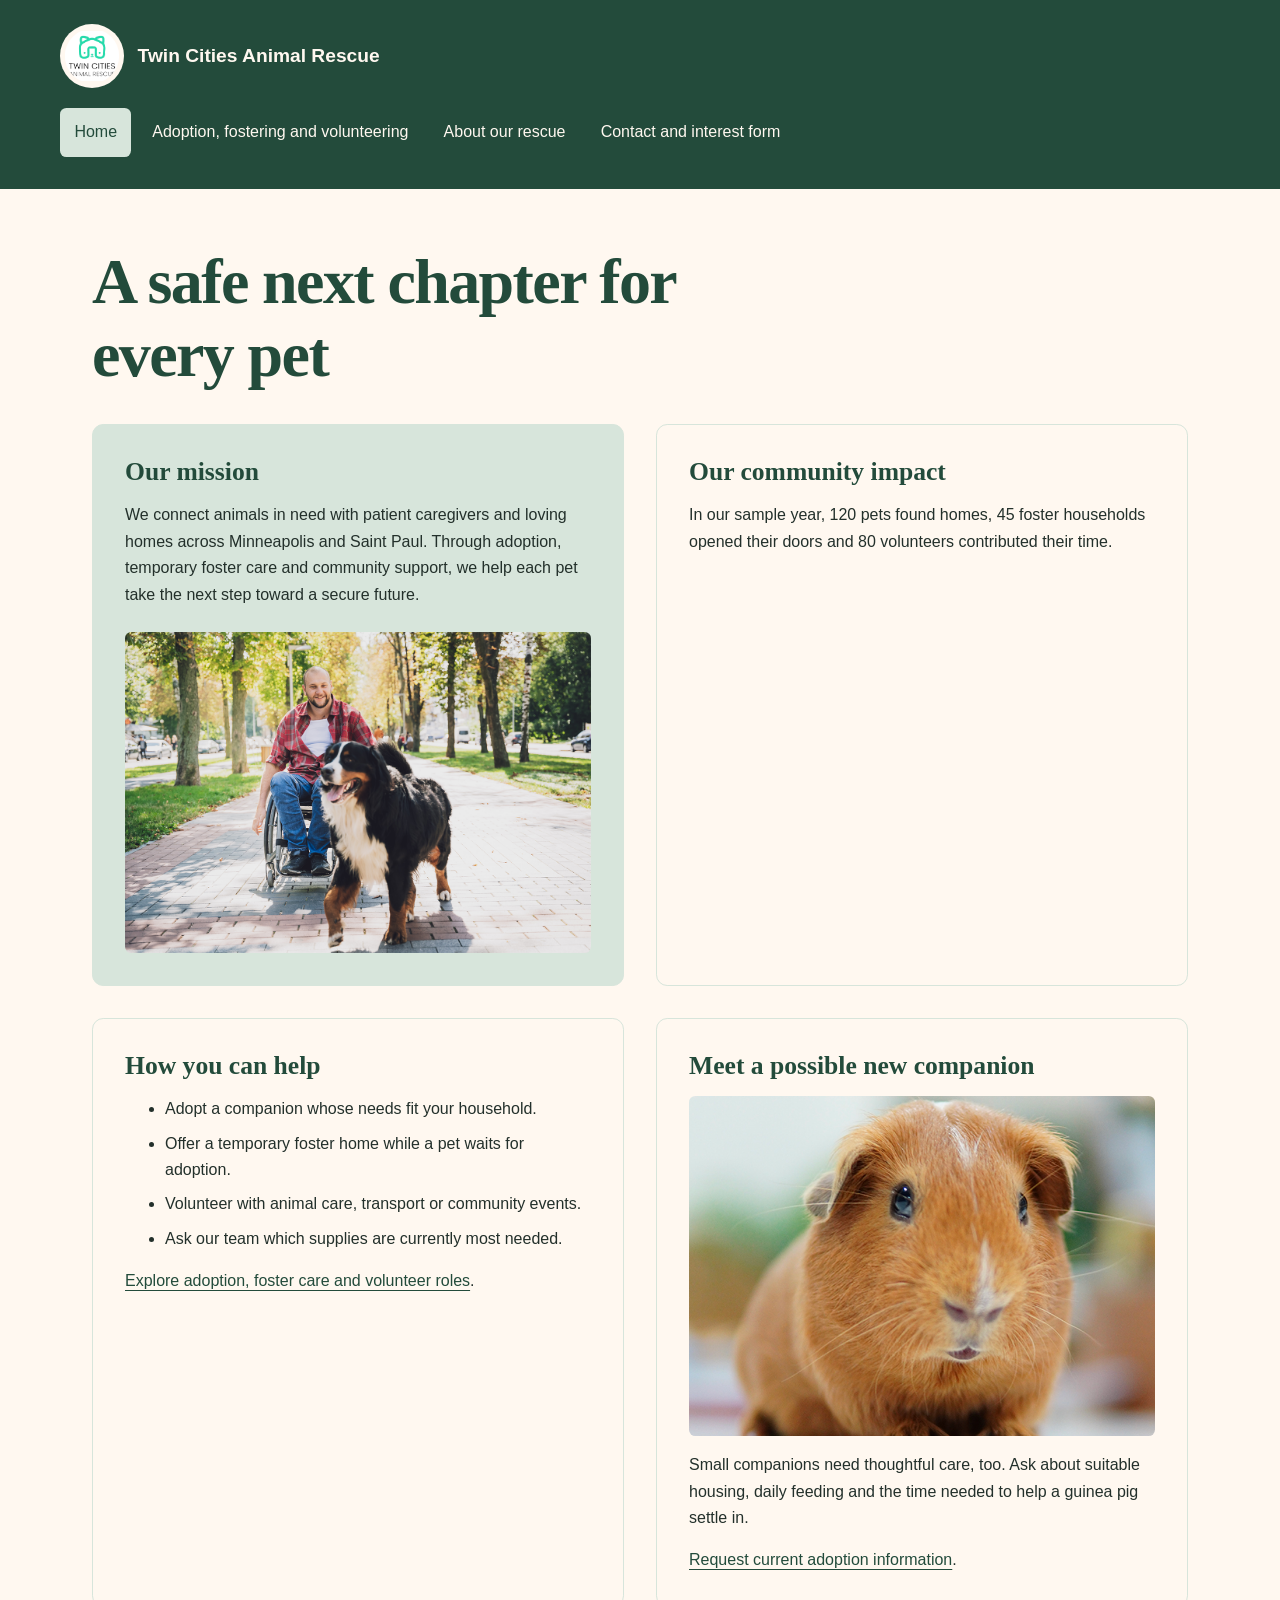
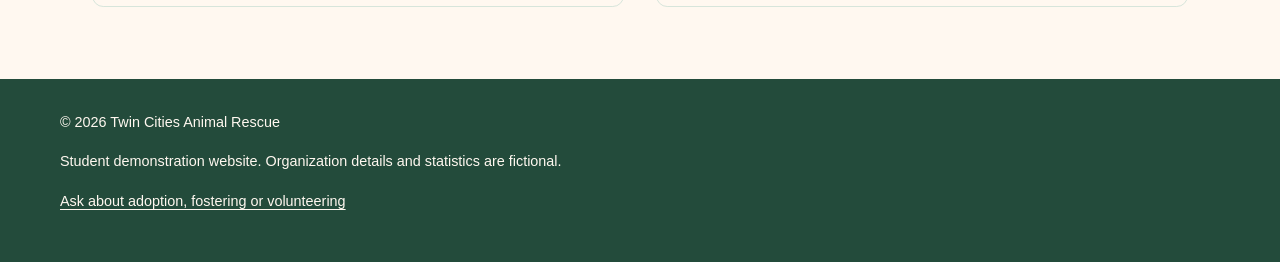
<file: index.html>
<!DOCTYPE html>
<html lang="en">
<head>
  <meta charset="utf-8">
  <meta name="viewport" content="width=device-width, initial-scale=1">
  <meta name="description" content="A safe next chapter for every pet at Twin Cities Animal Rescue.">
  <title>A safe next chapter for every pet | Twin Cities Animal Rescue</title>
  <link rel="stylesheet" href="styles.css">
</head>
<body class="page-index">
  <a class="skip-link" href="#main-content">Skip to main content</a>
  <header>
    <p class="brand"><img src="assets/rescue-logo_c.png" alt="" width="64" height="64">Twin Cities Animal Rescue</p>
    <nav aria-label="Main navigation">
      <ul>
        <li><a href="index.html" aria-current="page">Home</a></li>
        <li><a href="services.html">Adoption, fostering and volunteering</a></li>
        <li><a href="about.html">About our rescue</a></li>
        <li><a href="contact.html">Contact and interest form</a></li>
      </ul>
    </nav>
  </header>
  <main id="main-content">
    <h1>A safe next chapter for every pet</h1>
    <div class="sections">
    <section aria-labelledby="mission">
      <h2 id="mission">Our mission</h2>
      <p>We connect animals in need with patient caregivers and loving homes across Minneapolis and Saint Paul. Through adoption, temporary foster care and community support, we help each pet take the next step toward a secure future.</p>
      <picture>
        <source media="(min-width: 700px)" srcset="assets/rescue-feature-large_c.png">
        <img src="assets/rescue-feature-small_c.png" alt="A man using a wheelchair walks beside a large black and white dog on a park path.">
      </picture>
    </section>
    <section aria-labelledby="impact">
      <h2 id="impact">Our community impact</h2>
      <p>In our sample year, 120 pets found homes, 45 foster households opened their doors and 80 volunteers contributed their time.</p>
    </section>
    <section aria-labelledby="help">
      <h2 id="help">How you can help</h2>
      <ul>
        <li>Adopt a companion whose needs fit your household.</li>
        <li>Offer a temporary foster home while a pet waits for adoption.</li>
        <li>Volunteer with animal care, transport or community events.</li>
        <li>Ask our team which supplies are currently most needed.</li>
      </ul>
      <p><a href="services.html">Explore adoption, foster care and volunteer roles</a>.</p>
    </section>
    <section aria-labelledby="meet">
      <h2 id="meet">Meet a possible new companion</h2>
      <img src="assets/rescue-pet_c.png" alt="A golden brown guinea pig with a white stripe on its nose.">
      <p>Small companions need thoughtful care, too. Ask about suitable housing, daily feeding and the time needed to help a guinea pig settle in.</p>
      <p><a href="contact.html">Request current adoption information</a>.</p>
    </section>
    </div>
  </main>
  <footer>
    <p>&copy; 2026 Twin Cities Animal Rescue</p>
    <p>Student demonstration website. Organization details and statistics are fictional.</p>
    <p><a href="contact.html">Ask about adoption, fostering or volunteering</a></p>
  </footer>
</body>
</html>
</file>
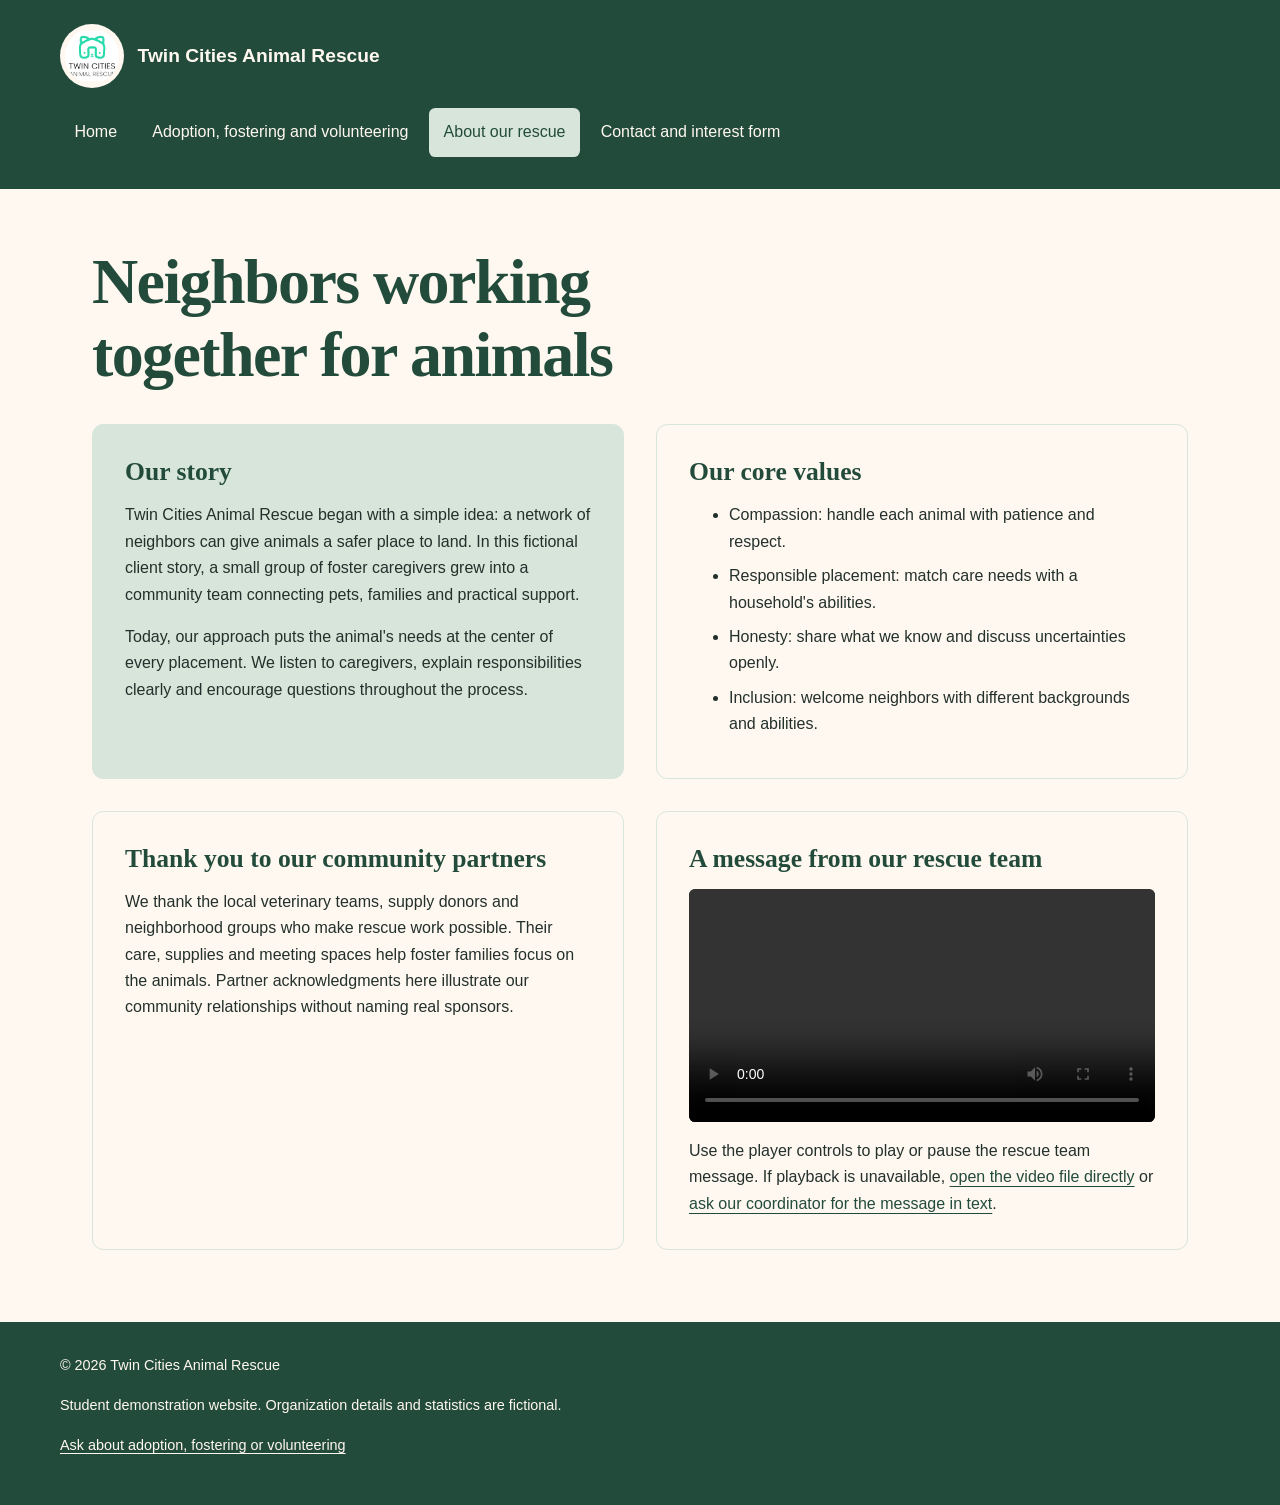
<file: about.html>
<!DOCTYPE html>
<html lang="en">
<head>
  <meta charset="utf-8">
  <meta name="viewport" content="width=device-width, initial-scale=1">
  <meta name="description" content="Neighbors working together for animals at Twin Cities Animal Rescue.">
  <title>Neighbors working together for animals | Twin Cities Animal Rescue</title>
  <link rel="stylesheet" href="styles.css">
</head>
<body class="page-about">
  <a class="skip-link" href="#main-content">Skip to main content</a>
  <header>
    <p class="brand"><img src="assets/rescue-logo_c.png" alt="" width="64" height="64">Twin Cities Animal Rescue</p>
    <nav aria-label="Main navigation">
      <ul>
        <li><a href="index.html">Home</a></li>
        <li><a href="services.html">Adoption, fostering and volunteering</a></li>
        <li><a href="about.html" aria-current="page">About our rescue</a></li>
        <li><a href="contact.html">Contact and interest form</a></li>
      </ul>
    </nav>
  </header>
  <main id="main-content">
    <h1>Neighbors working together for animals</h1>
    <div class="sections">
    <section aria-labelledby="story">
      <h2 id="story">Our story</h2>
      <p>Twin Cities Animal Rescue began with a simple idea: a network of neighbors can give animals a safer place to land. In this fictional client story, a small group of foster caregivers grew into a community team connecting pets, families and practical support.</p>
      <p>Today, our approach puts the animal's needs at the center of every placement. We listen to caregivers, explain responsibilities clearly and encourage questions throughout the process.</p>
    </section>
    <section aria-labelledby="values">
      <h2 id="values">Our core values</h2>
      <ul>
        <li>Compassion: handle each animal with patience and respect.</li>
        <li>Responsible placement: match care needs with a household's abilities.</li>
        <li>Honesty: share what we know and discuss uncertainties openly.</li>
        <li>Inclusion: welcome neighbors with different backgrounds and abilities.</li>
      </ul>
    </section>
    <section aria-labelledby="partners">
      <h2 id="partners">Thank you to our community partners</h2>
      <p>We thank the local veterinary teams, supply donors and neighborhood groups who make rescue work possible. Their care, supplies and meeting spaces help foster families focus on the animals. Partner acknowledgments here illustrate our community relationships without naming real sponsors.</p>
    </section>
    <section aria-labelledby="message">
      <h2 id="message">A message from our rescue team</h2>
      <video controls preload="metadata" aria-describedby="video-help">
        <source src="assets/rescue-message_c.mp4" type="video/mp4">
        <p>Your browser cannot play this video. <a href="assets/rescue-message_c.mp4">Download the rescue team video message</a>.</p>
      </video>
      <p id="video-help">Use the player controls to play or pause the rescue team message. If playback is unavailable, <a href="assets/rescue-message_c.mp4">open the video file directly</a> or <a href="contact.html">ask our coordinator for the message in text</a>.</p>
    </section>
    </div>
  </main>
  <footer>
    <p>&copy; 2026 Twin Cities Animal Rescue</p>
    <p>Student demonstration website. Organization details and statistics are fictional.</p>
    <p><a href="contact.html">Ask about adoption, fostering or volunteering</a></p>
  </footer>
</body>
</html>
</file>
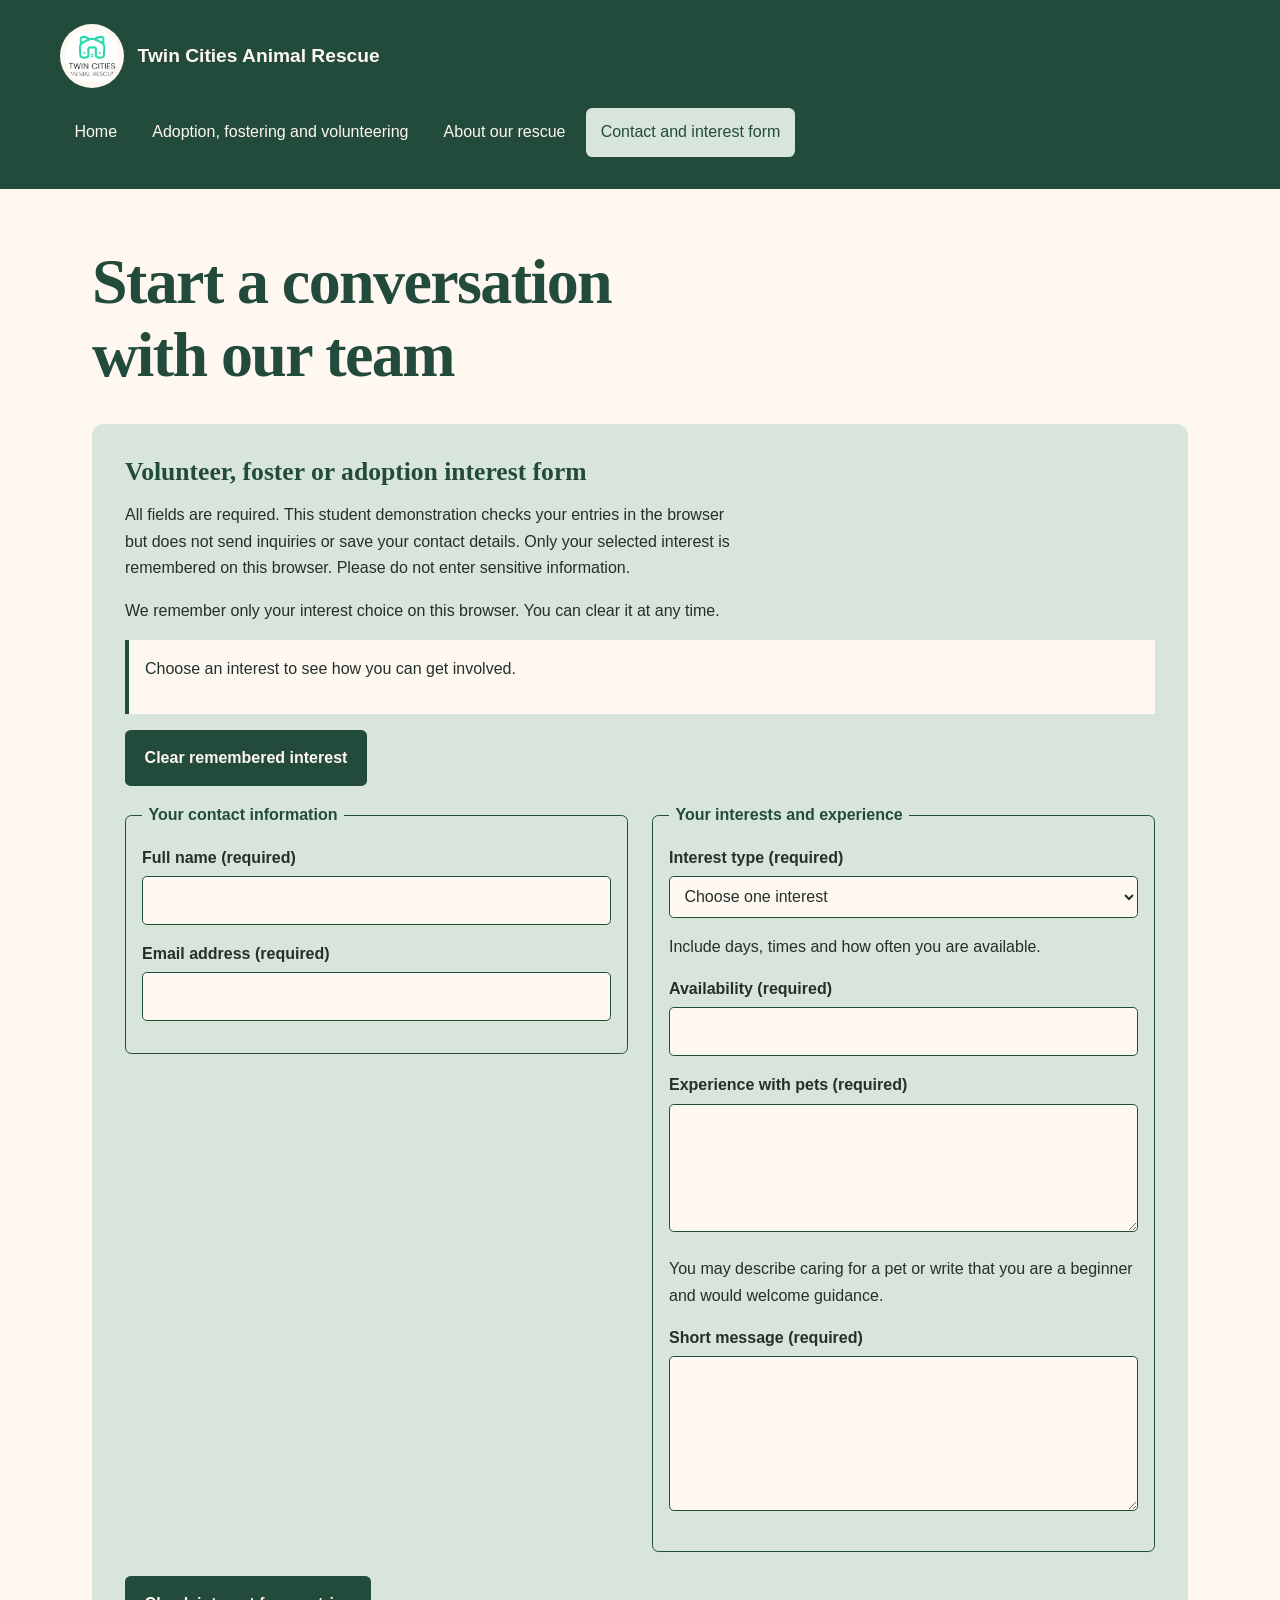
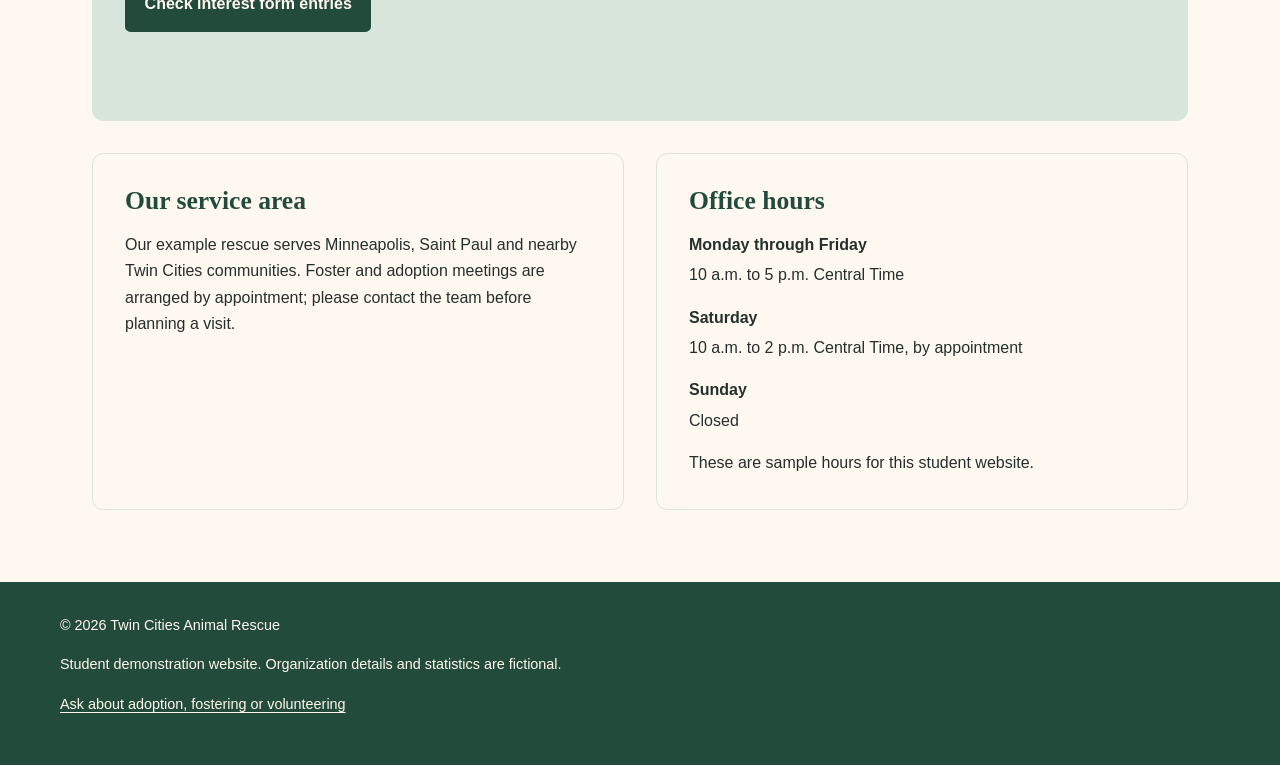
<file: contact.html>
<!DOCTYPE html>
<html lang="en">
<head>
  <meta charset="utf-8">
  <meta name="viewport" content="width=device-width, initial-scale=1">
  <meta name="description" content="Start a conversation with our team at Twin Cities Animal Rescue.">
  <title>Start a conversation with our team | Twin Cities Animal Rescue</title>
  <link rel="stylesheet" href="styles.css">
</head>
<body class="page-contact">
  <a class="skip-link" href="#main-content">Skip to main content</a>
  <header>
    <p class="brand"><img src="assets/rescue-logo_c.png" alt="" width="64" height="64">Twin Cities Animal Rescue</p>
    <nav aria-label="Main navigation">
      <ul>
        <li><a href="index.html">Home</a></li>
        <li><a href="services.html">Adoption, fostering and volunteering</a></li>
        <li><a href="about.html">About our rescue</a></li>
        <li><a href="contact.html" aria-current="page">Contact and interest form</a></li>
      </ul>
    </nav>
  </header>
  <main id="main-content">
    <h1>Start a conversation with our team</h1>
    <div class="sections">
    <section aria-labelledby="interest">
      <h2 id="interest">Volunteer, foster or adoption interest form</h2>
      <p id="form-help">All fields are required. This student demonstration checks your entries in the browser but does not send inquiries or save your contact details. Only your selected interest is remembered on this browser. Please do not enter sensitive information.</p>

      <p>We remember only your interest choice on this browser. You can clear it at any time.</p>
      <div id="program-details" class="program-details" aria-live="polite"></div>
      <p id="preference-status" role="status" aria-live="polite"></p>
      <button id="forget-preference" type="button">Clear remembered interest</button>
      <form action="contact.html" method="get" aria-describedby="form-help">
        <fieldset>
          <legend>Your contact information</legend>
          <p><label for="full-name">Full name (required)</label><br>
            <input id="full-name" name="full-name" type="text" autocomplete="name" required minlength="2" maxlength="100"></p>
          <p><label for="email">Email address (required)</label><br>
            <input id="email" name="email" type="email" autocomplete="email" required maxlength="254"></p>
        </fieldset>
        <fieldset>
          <legend>Your interests and experience</legend>
          <p><label for="interest-type">Interest type (required)</label><br>
            <select id="interest-type" name="interest-type" required>
              <option value="">Choose one interest</option>
              <option value="volunteer">Volunteering</option>
              <option value="foster">Fostering</option>
              <option value="adoption">Adoption information</option>
            </select></p>
          <p id="availability-help">Include days, times and how often you are available.</p>
          <p><label for="availability">Availability (required)</label><br>
            <input id="availability" name="availability" type="text" required minlength="5" maxlength="200" aria-describedby="availability-help"></p>
          <p><label for="experience">Experience with pets (required)</label><br>
            <textarea id="experience" name="experience" rows="4" cols="40" required minlength="10" maxlength="1000"></textarea></p>
          <p>You may describe caring for a pet or write that you are a beginner and would welcome guidance.</p>
          <p><label for="message">Short message (required)</label><br>
            <textarea id="message" name="message" rows="5" cols="40" required minlength="10" maxlength="1000"></textarea></p>
        </fieldset>
        <p><button type="submit">Check interest form entries</button></p>
        <p class="form-status" role="status" aria-live="polite"></p>
      </form>
    </section>
    <section aria-labelledby="area">
      <h2 id="area">Our service area</h2>
      <p>Our example rescue serves Minneapolis, Saint Paul and nearby Twin Cities communities. Foster and adoption meetings are arranged by appointment; please contact the team before planning a visit.</p>
    </section>
    <section aria-labelledby="hours">
      <h2 id="hours">Office hours</h2>
      <dl>
        <dt>Monday through Friday</dt><dd>10 a.m. to 5 p.m. Central Time</dd>
        <dt>Saturday</dt><dd>10 a.m. to 2 p.m. Central Time, by appointment</dd>
        <dt>Sunday</dt><dd>Closed</dd>
      </dl>
      <p>These are sample hours for this student website.</p>
    </section>
    </div>
  </main>
  <footer>
    <p>&copy; 2026 Twin Cities Animal Rescue</p>
    <p>Student demonstration website. Organization details and statistics are fictional.</p>
    <p><a href="contact.html">Ask about adoption, fostering or volunteering</a></p>
  </footer>
  <script src="interactivity.js" defer></script>
</body>
</html>
</file>
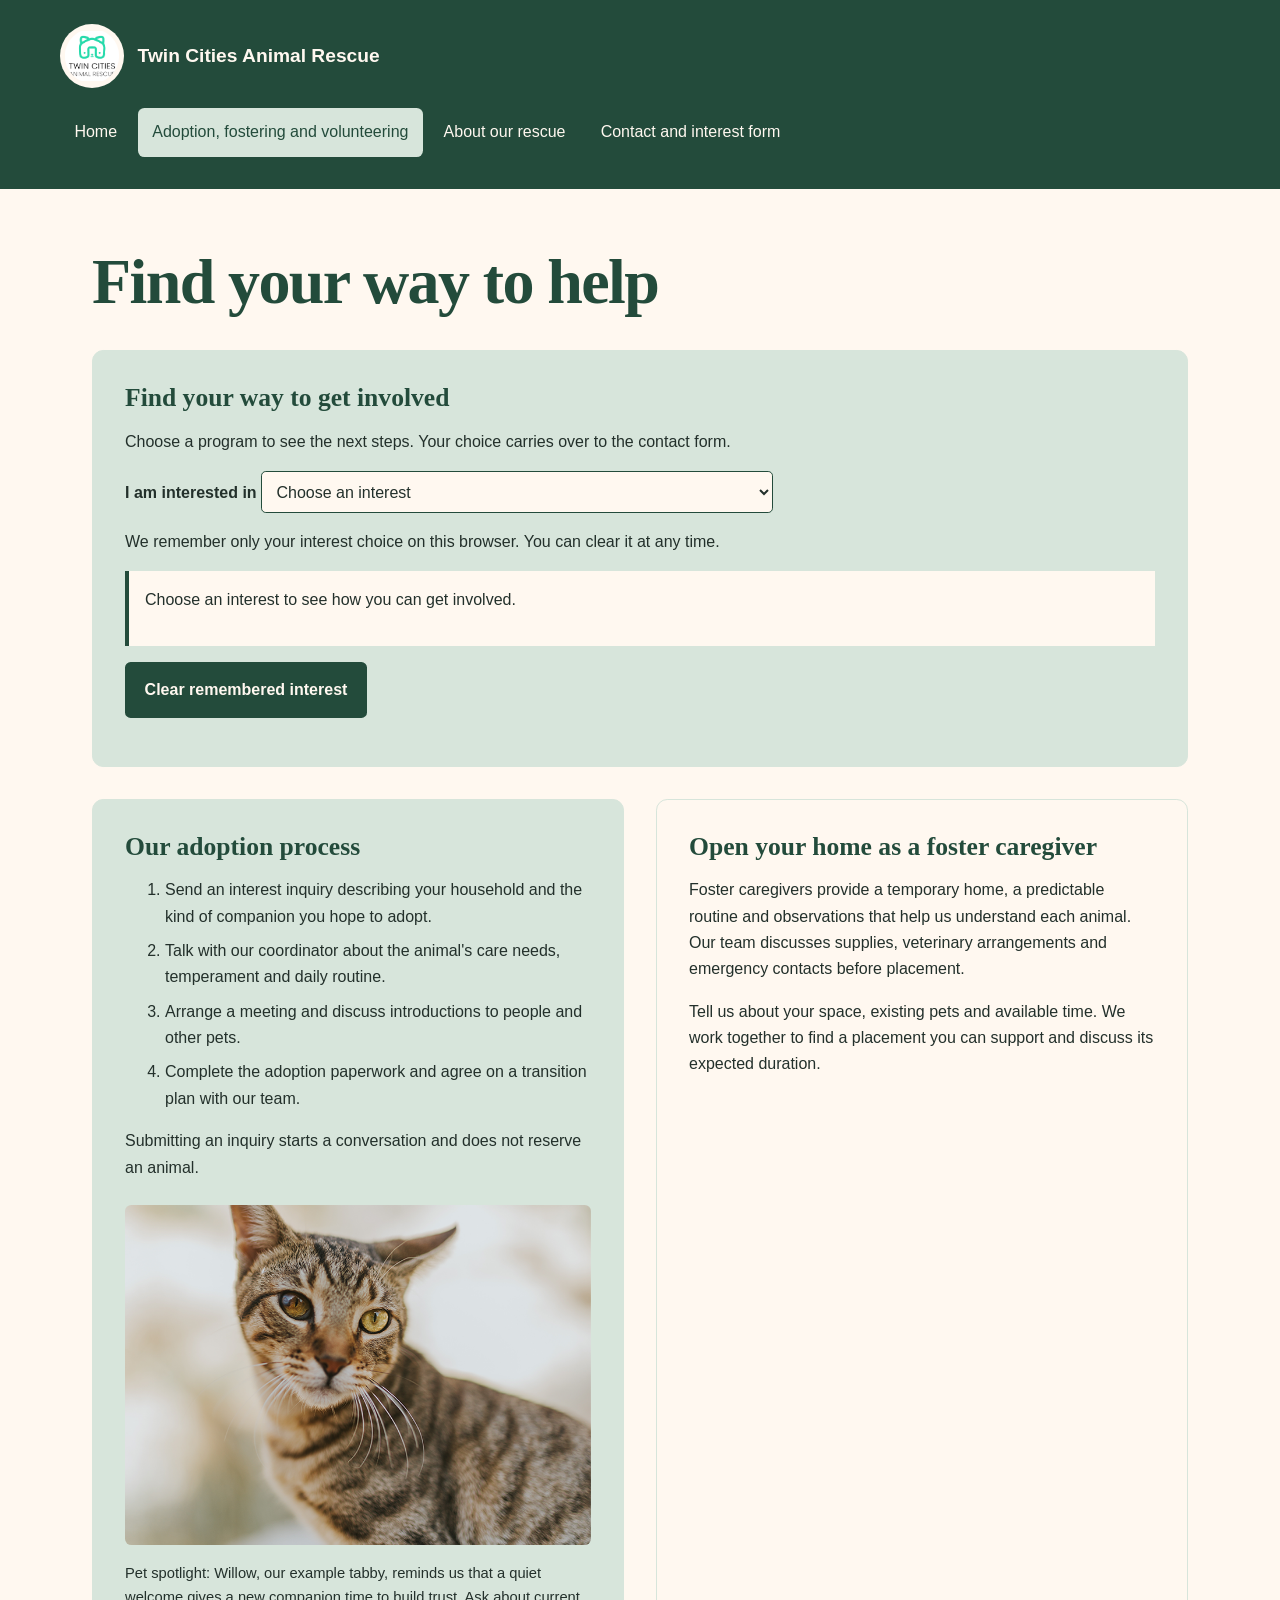
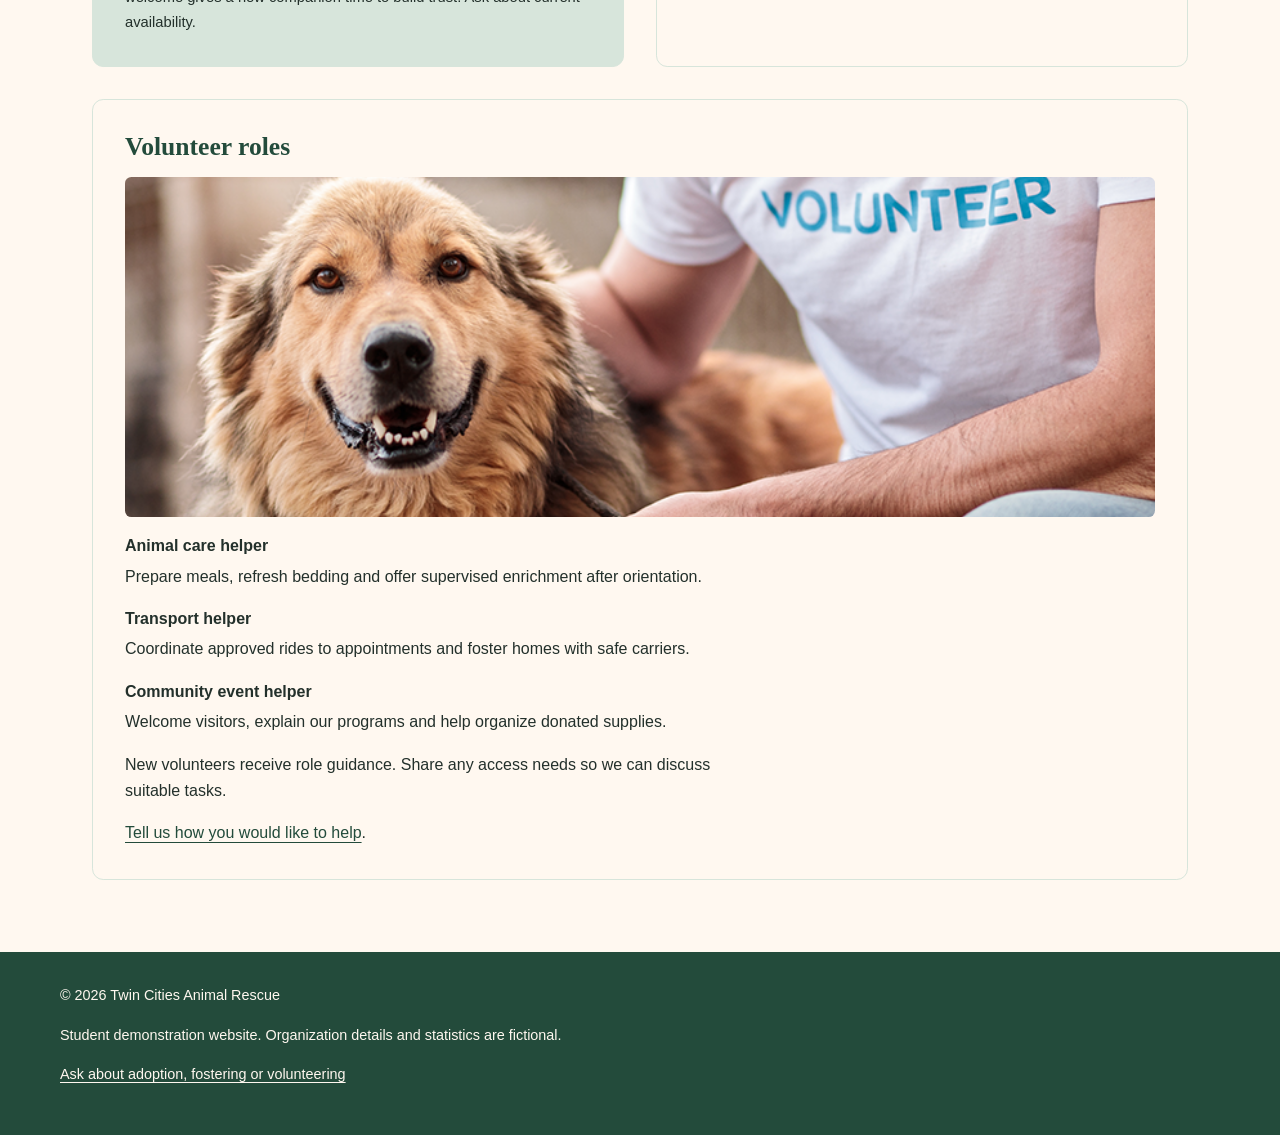
<file: services.html>
<!DOCTYPE html>
<html lang="en">
<head>
  <meta charset="utf-8">
  <meta name="viewport" content="width=device-width, initial-scale=1">
  <meta name="description" content="Find your way to help at Twin Cities Animal Rescue.">
  <title>Find your way to help | Twin Cities Animal Rescue</title>
  <link rel="stylesheet" href="styles.css">
</head>
<body class="page-services">
  <a class="skip-link" href="#main-content">Skip to main content</a>
  <header>
    <p class="brand"><img src="assets/rescue-logo_c.png" alt="" width="64" height="64">Twin Cities Animal Rescue</p>
    <nav aria-label="Main navigation">
      <ul>
        <li><a href="index.html">Home</a></li>
        <li><a href="services.html" aria-current="page">Adoption, fostering and volunteering</a></li>
        <li><a href="about.html">About our rescue</a></li>
        <li><a href="contact.html">Contact and interest form</a></li>
      </ul>
    </nav>
  </header>
  <main id="main-content">
    <h1>Find your way to help</h1>

    <section class="interest-planner" aria-labelledby="planner-title">
      <h2 id="planner-title">Find your way to get involved</h2>
      <p>Choose a program to see the next steps. Your choice carries over to the contact form.</p>
      <label for="program-choice">I am interested in</label>
      <select id="program-choice">
        <option value="">Choose an interest</option>
        <option value="volunteer">Volunteering</option>
        <option value="foster">Fostering</option>
        <option value="adoption">Adoption information</option>
      </select>
      <noscript><p>To learn about each program, read the sections below and choose your interest on the contact form.</p></noscript>

      <p>We remember only your interest choice on this browser. You can clear it at any time.</p>
      <div id="program-details" class="program-details" aria-live="polite"></div>
      <p id="preference-status" role="status" aria-live="polite"></p>
      <button id="forget-preference" type="button">Clear remembered interest</button>
    </section>
    <div class="sections">
    <section aria-labelledby="adoption">
      <h2 id="adoption">Our adoption process</h2>
      <ol>
        <li>Send an interest inquiry describing your household and the kind of companion you hope to adopt.</li>
        <li>Talk with our coordinator about the animal's care needs, temperament and daily routine.</li>
        <li>Arrange a meeting and discuss introductions to people and other pets.</li>
        <li>Complete the adoption paperwork and agree on a transition plan with our team.</li>
      </ol>
      <p>Submitting an inquiry starts a conversation and does not reserve an animal.</p>
      <figure>
        <img src="assets/rescue-pet-spotlight_c.png" alt="A tabby cat with green eyes and a striped coat looks toward the camera.">
        <figcaption>Pet spotlight: Willow, our example tabby, reminds us that a quiet welcome gives a new companion time to build trust. Ask about current availability.</figcaption>
      </figure>
    </section>
    <section aria-labelledby="foster">
      <h2 id="foster">Open your home as a foster caregiver</h2>
      <p>Foster caregivers provide a temporary home, a predictable routine and observations that help us understand each animal. Our team discusses supplies, veterinary arrangements and emergency contacts before placement.</p>
      <p>Tell us about your space, existing pets and available time. We work together to find a placement you can support and discuss its expected duration.</p>
    </section>
    <section aria-labelledby="volunteer">
      <h2 id="volunteer">Volunteer roles</h2>
      <img src="assets/rescue-volunteer_c.png" alt="A volunteer kneels beside a golden dog and gently strokes its chest.">
      <dl>
        <dt>Animal care helper</dt>
        <dd>Prepare meals, refresh bedding and offer supervised enrichment after orientation.</dd>
        <dt>Transport helper</dt>
        <dd>Coordinate approved rides to appointments and foster homes with safe carriers.</dd>
        <dt>Community event helper</dt>
        <dd>Welcome visitors, explain our programs and help organize donated supplies.</dd>
      </dl>
      <p>New volunteers receive role guidance. Share any access needs so we can discuss suitable tasks.</p>
      <p><a href="contact.html">Tell us how you would like to help</a>.</p>
    </section>
    </div>
  </main>
  <footer>
    <p>&copy; 2026 Twin Cities Animal Rescue</p>
    <p>Student demonstration website. Organization details and statistics are fictional.</p>
    <p><a href="contact.html">Ask about adoption, fostering or volunteering</a></p>
  </footer>
  <script src="interactivity.js" defer></script>
</body>
</html>
</file>
<file: styles.css>
/* Shared mobile-first design for the original four-page client site. */
:root {
  --cream: #fff8f0;
  --forest: #234b3b;
  --sage: #d7e5db;
  --ink: #23302b;
  font-family: Arial, sans-serif;
  color: var(--ink);
  background: var(--cream);
}
* { box-sizing: border-box; }
body { margin: 0; font-size: 1rem; line-height: 1.65; }
a { color: var(--forest); text-underline-offset: .22em; }
a:hover { text-decoration-thickness: .16em; }
a:focus-visible, input:focus-visible, select:focus-visible,
textarea:focus-visible, button:focus-visible {
  outline: 3px solid var(--forest); outline-offset: 4px;
}
.skip-link { position: absolute; left: 1rem; top: -8rem; padding: .7rem 1rem; background: var(--cream); z-index: 10; }
.skip-link:focus { top: .5rem; }
header { background: var(--forest); color: var(--cream); padding: 1.25rem max(1rem, calc((100% - 1160px) / 2)); }
.brand { display: flex; align-items: center; gap: .85rem; margin: 0 0 1.25rem; font-size: 1.2rem; font-weight: 700; line-height: 1.25; }
.brand img { width: 64px; height: 64px; object-fit: contain; background: var(--cream); border-radius: 50%; padding: .3rem; }
nav ul { list-style: none; margin: 0; padding: 0; display: flex; flex-direction: column; gap: .4rem; }
nav a { display: block; padding: .65rem .8rem; border-radius: .4rem; color: var(--cream); text-decoration: none; }
nav a:hover, nav a[aria-current="page"] { background: var(--sage); color: var(--forest); }
header a:focus-visible { outline-color: var(--cream); }
main { max-width: 1160px; margin: 0 auto; padding: 2.5rem 1rem 3.5rem; }
h1, h2, legend { color: var(--forest); }
h1, h2 { font-family: Georgia, serif; font-weight: 700; line-height: 1.15; }
h1 { font-size: clamp(2.2rem, 5vw, 4.3rem); max-width: 20ch; margin: 0 0 2rem; letter-spacing: -.025em; }
h2 { font-size: 1.6rem; margin: 0 0 1rem; }
p { margin: 0 0 1rem; }
li { margin-bottom: .5rem; }
.sections { display: flex; flex-direction: column; gap: 1.5rem; align-items: stretch; }
section { min-width: 0; padding: 1.5rem; border: 1px solid var(--sage); border-radius: .7rem; }
section:first-child { background: var(--sage); }
section p, section li { max-width: 70ch; }
section > :last-child { margin-bottom: 0; }
img, video { display: block; max-width: 100%; height: auto; border-radius: .4rem; }
picture { display: block; margin-top: 1.5rem; }
picture img { width: 100%; }
section > img, figure img { width: 100%; max-height: 340px; object-fit: cover; margin: 1rem 0; }
figure { margin: 1.5rem 0 0; }
figcaption { font-size: .92rem; }
video { width: 100%; margin: 1rem 0; background: var(--ink); }
dt { font-weight: 700; margin-top: 1rem; }
dd { margin: .25rem 0 1rem; }
footer { background: var(--forest); color: var(--cream); padding: 2rem max(1rem, calc((100% - 1160px) / 2)); font-size: .9rem; }
footer a { color: var(--cream); }
footer a:focus-visible { outline-color: var(--cream); }
form { display: flex; flex-direction: column; gap: 1.5rem; }
fieldset { min-width: 0; margin: 0; padding: 1rem; border: 1px solid var(--forest); border-radius: .4rem; }
legend { padding: 0 .4rem; font-weight: 700; }
label { display: inline-block; margin-bottom: .3rem; font-weight: 700; }
input, select, textarea { width: 100%; min-width: 0; max-width: 100%; font: inherit; color: var(--ink); background: var(--cream); border: 1px solid var(--forest); border-radius: .3rem; padding: .65rem; }
textarea { resize: vertical; }
button { font: inherit; font-weight: 700; cursor: pointer; background: var(--forest); color: var(--cream); border: 2px solid var(--forest); border-radius: .35rem; padding: .8rem 1.1rem; }
button:hover { background: var(--cream); color: var(--forest); }
.form-status { font-weight: 700; }
@media (min-width: 48rem) {
  header { padding-top: 1.5rem; padding-bottom: 1.5rem; }
  nav ul { flex-direction: row; flex-wrap: wrap; gap: .4rem; }
  nav a { padding: .7rem .9rem; }
  main { padding: 3.5rem 2rem 4.5rem; }
  .sections { flex-direction: row; flex-wrap: wrap; gap: 2rem; }
  .sections > section { flex: 1 1 calc(50% - 1rem); }
  section { padding: 2rem; }
  .page-contact .sections > section:first-child { flex-basis: 100%; }
  .page-contact form { flex-direction: row; flex-wrap: wrap; align-items: flex-start; }
  form fieldset { flex: 1 1 calc(50% - .75rem); }
  form > p { flex-basis: 100%; }
}

/* Touchstone 4 interest planner and accessible validation feedback. */
.interest-planner { margin-bottom: 2rem; background: var(--sage); }
.interest-planner select { max-width: 32rem; margin-bottom: 1rem; }
.program-details { padding: 1rem; margin: 1rem 0; border-left: 4px solid var(--forest); background: var(--cream); }
.program-details h3 { color: var(--forest); margin: 0 0 .75rem; }
.field-error { display: block; font-weight: bold; margin-top: .35rem; }
[aria-invalid="true"] { border: 3px solid var(--ink); }
#forget-preference { margin: 0 0 1rem; }
</file>
